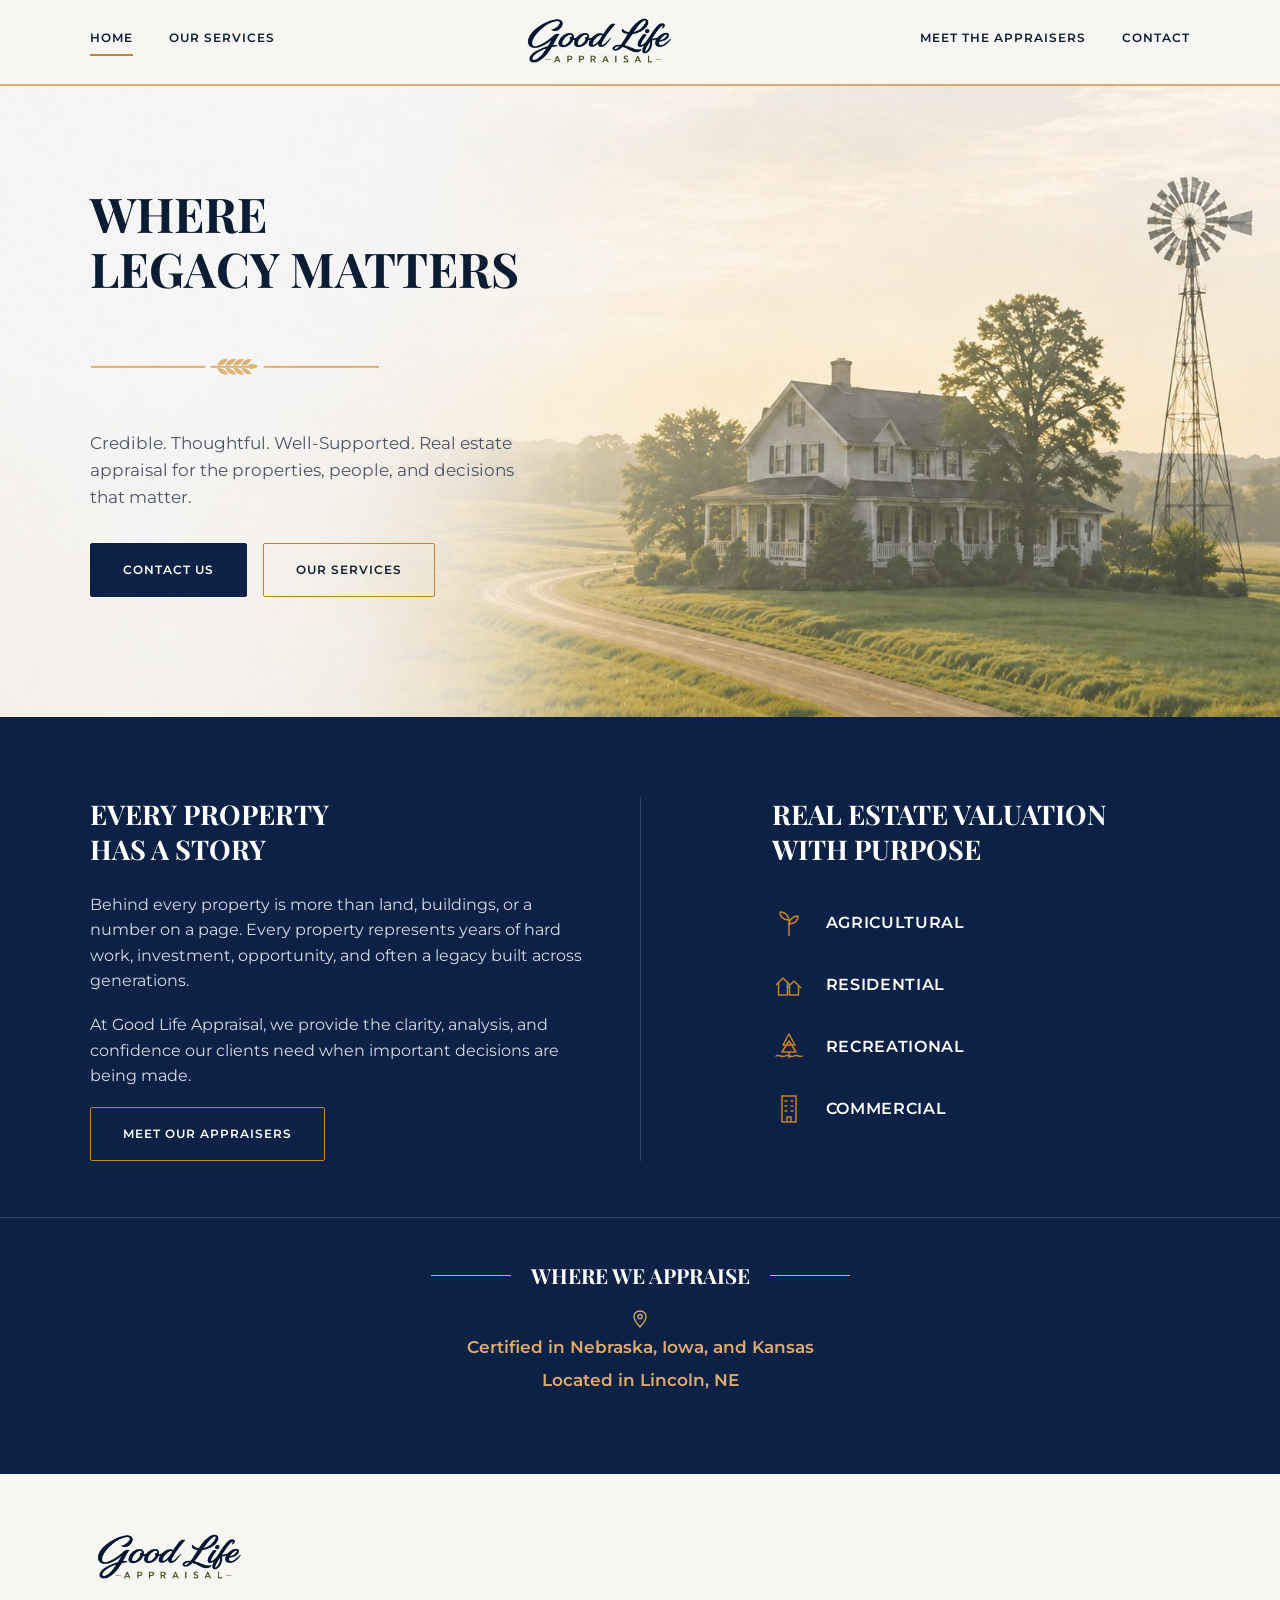
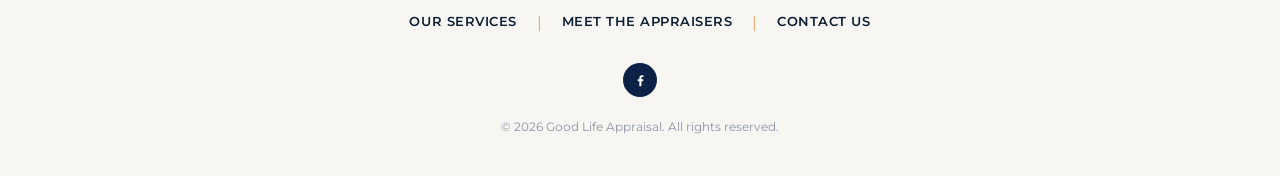
<file: index.html>
<!DOCTYPE html>
<html lang="en">
<head>
<meta charset="UTF-8">
<meta name="viewport" content="width=device-width, initial-scale=1.0">
<title>Good Life Appraisal | Real Estate Appraisal in Eastern Nebraska</title>
<meta name="description" content="Credible, thoughtful, well-supported real estate appraisal for agricultural, residential, recreational, and commercial properties in Eastern Nebraska.">
<link rel="stylesheet" href="styles.css">
</head>
<body>

<header class="site-header">
  <div class="container">
    <nav class="main-nav nav-left">
      <a href="index.html" class="active">Home</a>
      <a href="services.html">Our Services</a>
    </nav>

    <a href="index.html" class="logo">
      <img src="assets/logo-v2.png" alt="Good Life Appraisal" class="logo-img">
    </a>

    <nav class="main-nav nav-right">
      <a href="about.html">Meet the Appraisers</a>
      <a href="contact.html">Contact</a>
    </nav>

    <button class="nav-toggle" aria-label="Toggle navigation">
      <span></span><span></span><span></span>
    </button>
  </div>
</header>

<main>

  <section class="hero" style="--hero-bg: url('assets/hero-farmhouse.jpg');">
    <div class="container">
      <div class="hero-copy">
        <h1>Where<br>Legacy Matters</h1>
        <div class="hero-divider">
          <img src="assets/corn%20stalk.png" alt="" width="2172" height="724">
        </div>
        <p class="lede">Credible. Thoughtful. Well-Supported. Real estate appraisal for the properties, people, and decisions that matter.</p>
        <div class="hero-actions">
          <a href="contact.html" class="btn btn-solid-navy">Contact Us</a>
          <a href="services.html" class="btn btn-outline-gold">Our Services</a>
        </div>
      </div>
    </div>
  </section>

  <section class="story-section">
    <div class="container story-grid">
      <div class="story-col">
        <div class="col-inner">
          <h2>Every Property<br>Has a Story</h2>
          <p>Behind every property is more than land, buildings, or a number on a page. Every property represents years of hard work, investment, opportunity, and often a legacy built across generations.</p>
          <p>At Good Life Appraisal, we provide the clarity, analysis, and confidence our clients need when important decisions are being made.</p>
          <a href="about.html" class="btn btn-outline-gold-on-navy">Meet Our Appraisers</a>
        </div>
      </div>
      <div class="divider-col"></div>
      <div class="story-col">
        <div class="col-inner">
          <h2>Real Estate Valuation<br>with Purpose</h2>
          <div class="valuation-list">
            <div class="valuation-item">
              <svg width="34" height="34" viewBox="0 0 34 34" fill="none" xmlns="http://www.w3.org/2000/svg"><path d="M17 30V14" stroke="#C9822A" stroke-width="1.5"/><path d="M17 14C17 14 8 14 8 6C16 6 17 14 17 14Z" stroke="#C9822A" stroke-width="1.5" stroke-linejoin="round"/><path d="M17 18C17 18 26 18 26 10C18 10 17 18 17 18Z" stroke="#C9822A" stroke-width="1.5" stroke-linejoin="round"/></svg>
              <span>Agricultural</span>
            </div>
            <div class="valuation-item">
              <svg width="34" height="34" viewBox="0 0 34 34" fill="none" xmlns="http://www.w3.org/2000/svg"><path d="M4 17L11 10L18 17" stroke="#C9822A" stroke-width="1.5" stroke-linejoin="round"/><path d="M6.5 15V27H15.5V15" stroke="#C9822A" stroke-width="1.5" stroke-linejoin="round"/><path d="M15 20L22 13L29 20" stroke="#C9822A" stroke-width="1.5" stroke-linejoin="round"/><path d="M17.5 18V27H26.5V18" stroke="#C9822A" stroke-width="1.5" stroke-linejoin="round"/></svg>
              <span>Residential</span>
            </div>
            <div class="valuation-item">
              <svg width="34" height="34" viewBox="0 0 34 34" fill="none" xmlns="http://www.w3.org/2000/svg"><path d="M17 4L23 15H11L17 4Z" stroke="#C9822A" stroke-width="1.5" stroke-linejoin="round"/><path d="M17 11L24 22H10L17 11Z" stroke="#C9822A" stroke-width="1.5" stroke-linejoin="round"/><path d="M17 22V28" stroke="#C9822A" stroke-width="1.5"/><path d="M4 26C7 24 10 28 13 26C16 24 19 28 22 26C25 24 28 28 30 26" stroke="#C9822A" stroke-width="1.5" stroke-linecap="round"/></svg>
              <span>Recreational</span>
            </div>
            <div class="valuation-item">
              <svg width="34" height="34" viewBox="0 0 34 34" fill="none" xmlns="http://www.w3.org/2000/svg"><rect x="10" y="4" width="14" height="26" stroke="#C9822A" stroke-width="1.5"/><path d="M13 9H15M19 9H21M13 14H15M19 14H21M13 19H15M19 19H21" stroke="#C9822A" stroke-width="1.5" stroke-linecap="round"/><path d="M15 30V25H19V30" stroke="#C9822A" stroke-width="1.5"/></svg>
              <span>Commercial</span>
            </div>
          </div>
        </div>
      </div>
    </div>

    <div class="where-band">
      <h3>Where We Appraise</h3>
      <div class="where-location">
        <svg width="14" height="18" viewBox="0 0 14 18" fill="none" xmlns="http://www.w3.org/2000/svg"><path d="M7 17C7 17 13 10.6 13 6.5C13 3.2 10.3 1 7 1C3.7 1 1 3.2 1 6.5C1 10.6 7 17 7 17Z" stroke="#E0AB6C" stroke-width="1.3"/><circle cx="7" cy="6.5" r="2.2" stroke="#E0AB6C" stroke-width="1.3"/></svg>
        <span>Certified in Nebraska, Iowa, and Kansas</span>
        <span>Located in Lincoln, NE</span>
      </div>
    </div>
  </section>

</main>

<footer class="site-footer">
  <div class="container">
    <a href="index.html" class="logo footer-logo">
      <img src="assets/logo-v2.png" alt="Good Life Appraisal" class="logo-img">
    </a>
    <div class="footer-links">
      <a href="services.html">Our Services</a>
      <span class="sep">|</span>
      <a href="about.html">Meet the Appraisers</a>
      <span class="sep">|</span>
      <a href="contact.html">Contact Us</a>
    </div>
    <div class="footer-social">
      <a href="#" aria-label="Facebook">
        <svg width="15" height="15" viewBox="0 0 24 24" fill="#fff" xmlns="http://www.w3.org/2000/svg"><path d="M13.5 21V13h2.7l.4-3.1h-3.1V8c0-.9.25-1.5 1.55-1.5H16.7V3.7C16.4 3.66 15.4 3.57 14.24 3.57c-2.4 0-4.05 1.47-4.05 4.16V9.9H7.5V13h2.69v8h3.31Z"/></svg>
      </a>
    </div>
    <p class="footer-copy">&copy; 2026 Good Life Appraisal. All rights reserved.</p>
  </div>
</footer>

<script src="script.js"></script>
</body>
</html>
</file>
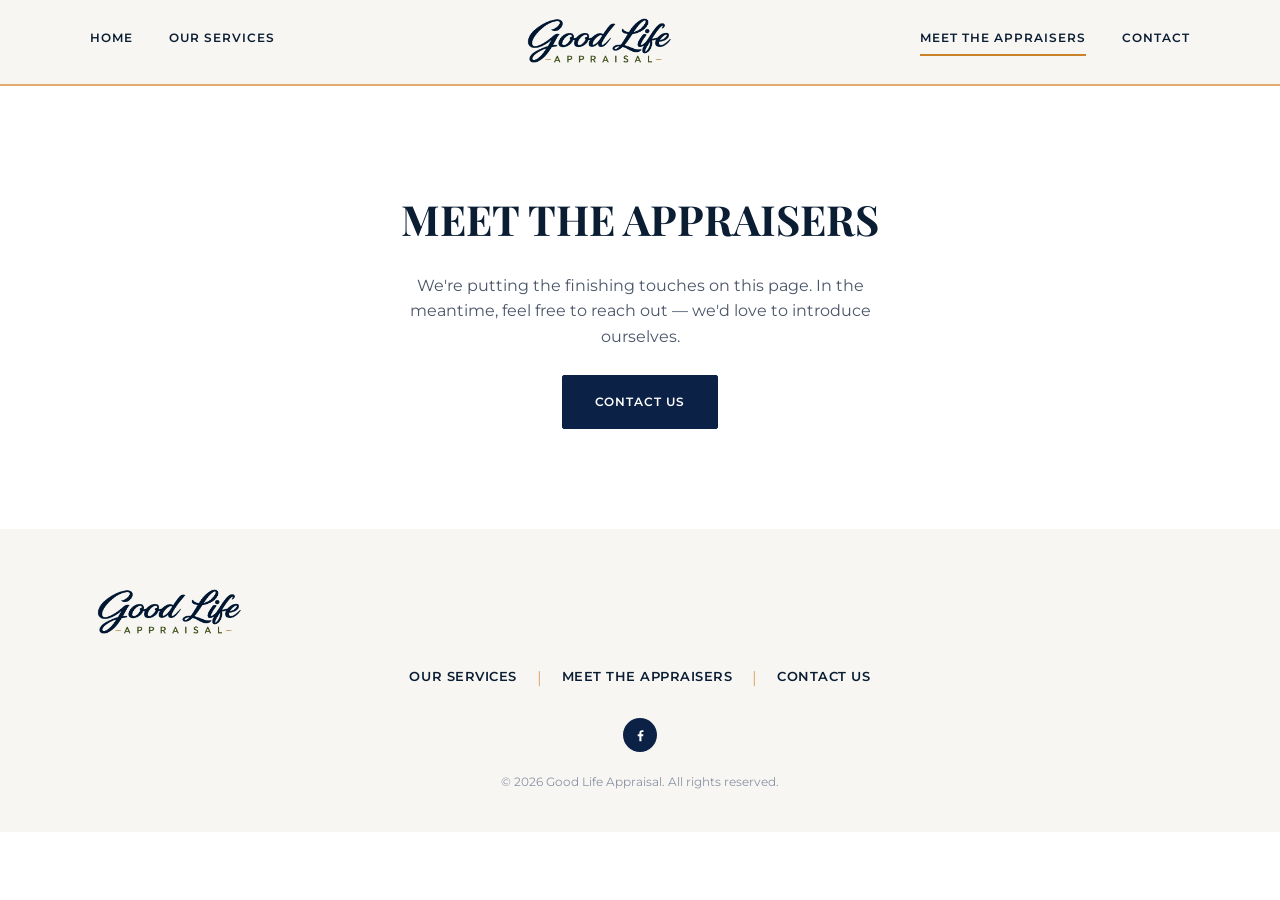
<file: about.html>
<!DOCTYPE html>
<html lang="en">
<head>
<meta charset="UTF-8">
<meta name="viewport" content="width=device-width, initial-scale=1.0">
<title>Meet the Appraisers | Good Life Appraisal</title>
<meta name="description" content="Meet the certified appraisers behind Good Life Appraisal.">
<link rel="stylesheet" href="styles.css">
</head>
<body>

<header class="site-header">
  <div class="container">
    <nav class="main-nav nav-left">
      <a href="index.html">Home</a>
      <a href="services.html">Our Services</a>
    </nav>

    <a href="index.html" class="logo">
      <img src="assets/logo-v2.png" alt="Good Life Appraisal" class="logo-img">
    </a>

    <nav class="main-nav nav-right">
      <a href="about.html" class="active">Meet the Appraisers</a>
      <a href="contact.html">Contact</a>
    </nav>

    <button class="nav-toggle" aria-label="Toggle navigation">
      <span></span><span></span><span></span>
    </button>
  </div>
</header>

<main>
  <section class="placeholder-section">
    <div class="container">
      <h1>Meet the Appraisers</h1>
      <p>We're putting the finishing touches on this page. In the meantime, feel free to reach out &mdash; we'd love to introduce ourselves.</p>
      <br>
      <a href="contact.html" class="btn btn-solid-navy">Contact Us</a>
    </div>
  </section>
</main>

<footer class="site-footer">
  <div class="container">
    <a href="index.html" class="logo footer-logo">
      <img src="assets/logo-v2.png" alt="Good Life Appraisal" class="logo-img">
    </a>
    <div class="footer-links">
      <a href="services.html">Our Services</a>
      <span class="sep">|</span>
      <a href="about.html">Meet the Appraisers</a>
      <span class="sep">|</span>
      <a href="contact.html">Contact Us</a>
    </div>
    <div class="footer-social">
      <a href="#" aria-label="Facebook">
        <svg width="15" height="15" viewBox="0 0 24 24" fill="#fff" xmlns="http://www.w3.org/2000/svg"><path d="M13.5 21V13h2.7l.4-3.1h-3.1V8c0-.9.25-1.5 1.55-1.5H16.7V3.7C16.4 3.66 15.4 3.57 14.24 3.57c-2.4 0-4.05 1.47-4.05 4.16V9.9H7.5V13h2.69v8h3.31Z"/></svg>
      </a>
    </div>
    <p class="footer-copy">&copy; 2026 Good Life Appraisal. All rights reserved.</p>
  </div>
</footer>

<script src="script.js"></script>
</body>
</html>
</file>
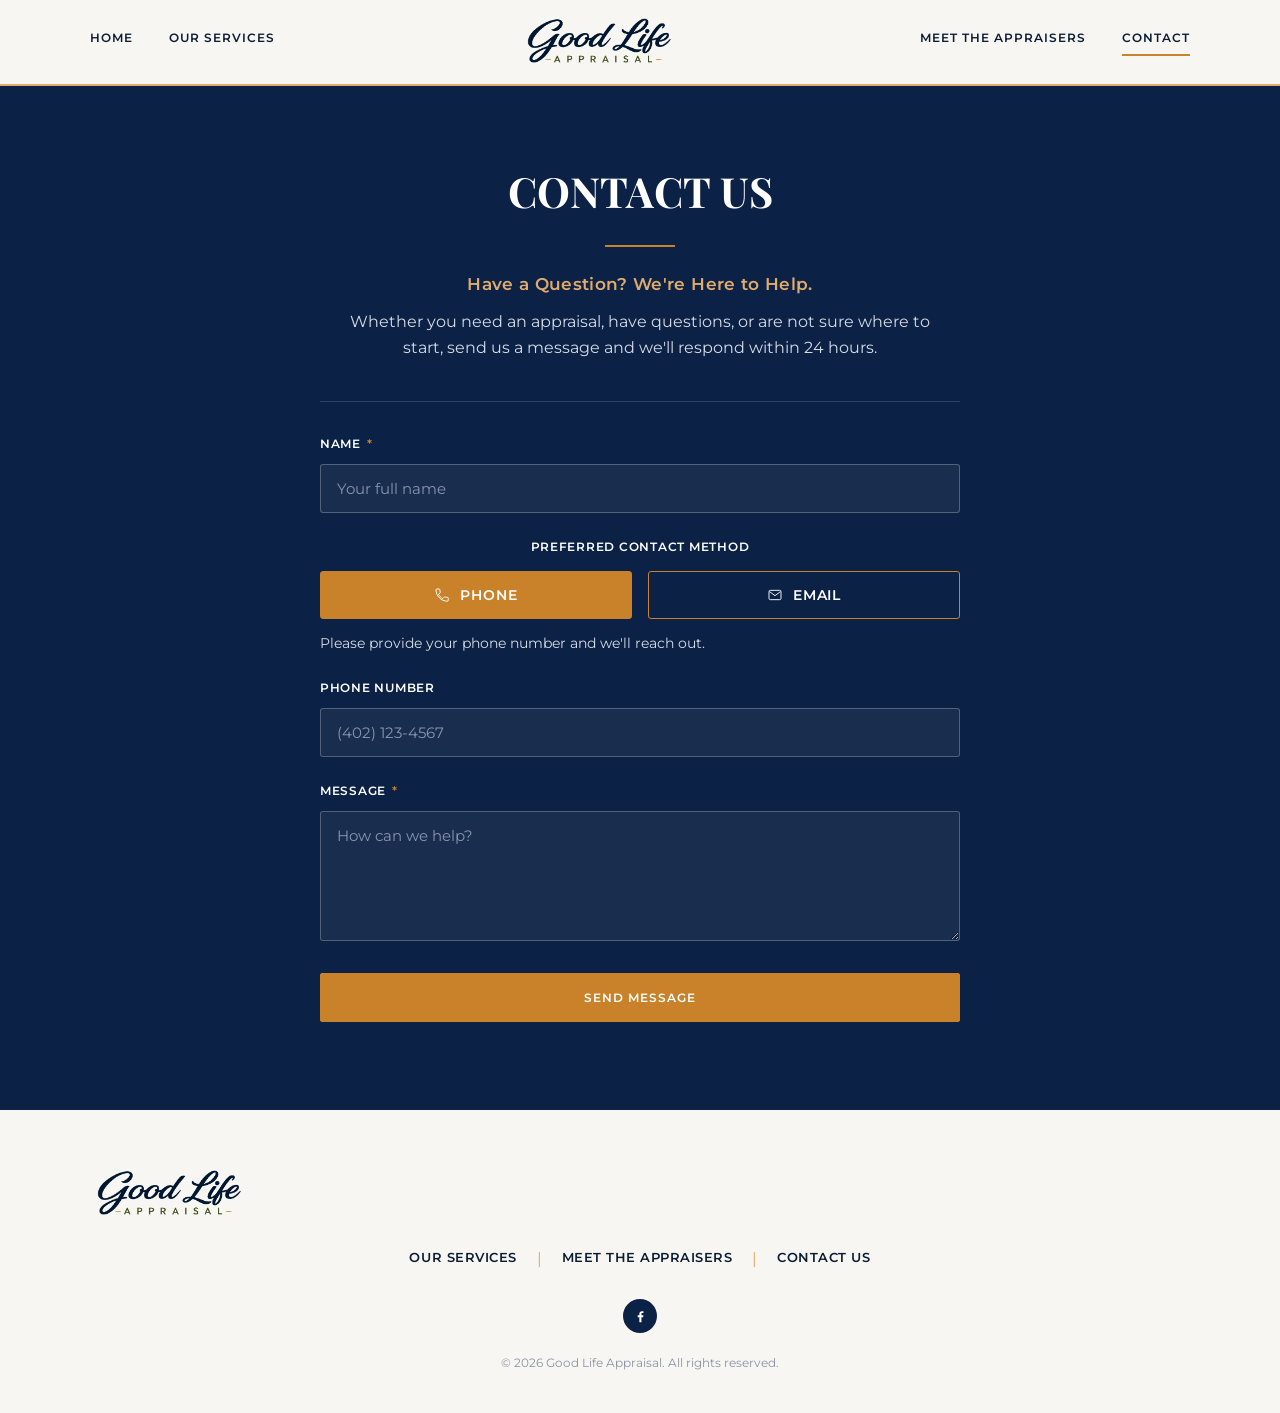
<file: contact.html>
<!DOCTYPE html>
<html lang="en">
<head>
<meta charset="UTF-8">
<meta name="viewport" content="width=device-width, initial-scale=1.0">
<title>Contact Us | Good Life Appraisal</title>
<meta name="description" content="Have a question or need an appraisal? Send Good Life Appraisal a message and we'll respond within 24 hours.">
<link rel="stylesheet" href="styles.css">
</head>
<body>

<header class="site-header">
  <div class="container">
    <nav class="main-nav nav-left">
      <a href="index.html">Home</a>
      <a href="services.html">Our Services</a>
    </nav>

    <a href="index.html" class="logo">
      <img src="assets/logo-v2.png" alt="Good Life Appraisal" class="logo-img">
    </a>

    <nav class="main-nav nav-right">
      <a href="about.html">Meet the Appraisers</a>
      <a href="contact.html" class="active">Contact</a>
    </nav>

    <button class="nav-toggle" aria-label="Toggle navigation">
      <span></span><span></span><span></span>
    </button>
  </div>
</header>

<main>
  <section class="contact-section">
    <div class="container">
      <div class="contact-header">
        <h1>Contact Us</h1>
        <div class="underline"></div>
        <p class="tagline">Have a Question? We're Here to Help.</p>
        <p class="desc">Whether you need an appraisal, have questions, or are not sure where to start, send us a message and we'll respond within 24 hours.</p>
      </div>

      <form class="contact-form" id="contact-form">
        <div class="form-group">
          <label for="name">Name <span class="req">*</span></label>
          <input type="text" id="name" name="name" placeholder="Your full name" required>
        </div>

        <div class="form-group">
          <div class="contact-method-label">Preferred Contact Method</div>
          <div class="contact-method-toggle">
            <button type="button" class="method-btn active" data-method="phone">
              <svg width="16" height="16" viewBox="0 0 24 24" fill="none" xmlns="http://www.w3.org/2000/svg"><path d="M6.6 10.8C8 13.6 10.4 16 13.2 17.4L15.4 15.2C15.7 14.9 16.1 14.8 16.5 14.9C17.7 15.3 19 15.5 20.3 15.5C20.9 15.5 21.3 15.9 21.3 16.5V20.3C21.3 20.9 20.9 21.3 20.3 21.3C10.7 21.3 3 13.6 3 4C3 3.4 3.4 3 4 3H7.8C8.4 3 8.8 3.4 8.8 4C8.8 5.3 9 6.6 9.4 7.8C9.5 8.2 9.4 8.6 9.1 8.9L6.6 10.8Z" stroke="#fff" stroke-width="1.4" stroke-linejoin="round"/></svg>
              Phone
            </button>
            <button type="button" class="method-btn" data-method="email">
              <svg width="16" height="16" viewBox="0 0 24 24" fill="none" xmlns="http://www.w3.org/2000/svg"><rect x="3" y="5" width="18" height="14" rx="2" stroke="#fff" stroke-width="1.4"/><path d="M4 7L12 13L20 7" stroke="#fff" stroke-width="1.4" stroke-linejoin="round"/></svg>
              Email
            </button>
          </div>
          <p class="contact-method-hint" id="contact-method-hint">Please provide your phone number and we'll reach out.</p>
        </div>

        <div class="form-group" id="phone-field-group">
          <label for="phone">Phone Number</label>
          <input type="tel" id="phone" name="phone" placeholder="(402) 123-4567">
        </div>

        <div class="form-group" id="email-field-group" style="display:none;">
          <label for="email">Email</label>
          <input type="email" id="email" name="email" placeholder="you@email.com">
        </div>

        <div class="form-group">
          <label for="message">Message <span class="req">*</span></label>
          <textarea id="message" name="message" placeholder="How can we help?" required></textarea>
        </div>

        <button type="submit" class="btn btn-solid-gold btn-block">Send Message</button>
        <p class="form-status" id="form-status"></p>
      </form>
    </div>
  </section>
</main>

<footer class="site-footer">
  <div class="container">
    <a href="index.html" class="logo footer-logo">
      <img src="assets/logo-v2.png" alt="Good Life Appraisal" class="logo-img">
    </a>
    <div class="footer-links">
      <a href="services.html">Our Services</a>
      <span class="sep">|</span>
      <a href="about.html">Meet the Appraisers</a>
      <span class="sep">|</span>
      <a href="contact.html">Contact Us</a>
    </div>
    <div class="footer-social">
      <a href="#" aria-label="Facebook">
        <svg width="15" height="15" viewBox="0 0 24 24" fill="#fff" xmlns="http://www.w3.org/2000/svg"><path d="M13.5 21V13h2.7l.4-3.1h-3.1V8c0-.9.25-1.5 1.55-1.5H16.7V3.7C16.4 3.66 15.4 3.57 14.24 3.57c-2.4 0-4.05 1.47-4.05 4.16V9.9H7.5V13h2.69v8h3.31Z"/></svg>
      </a>
    </div>
    <p class="footer-copy">&copy; 2026 Good Life Appraisal. All rights reserved.</p>
  </div>
</footer>

<script src="script.js"></script>
</body>
</html>
</file>
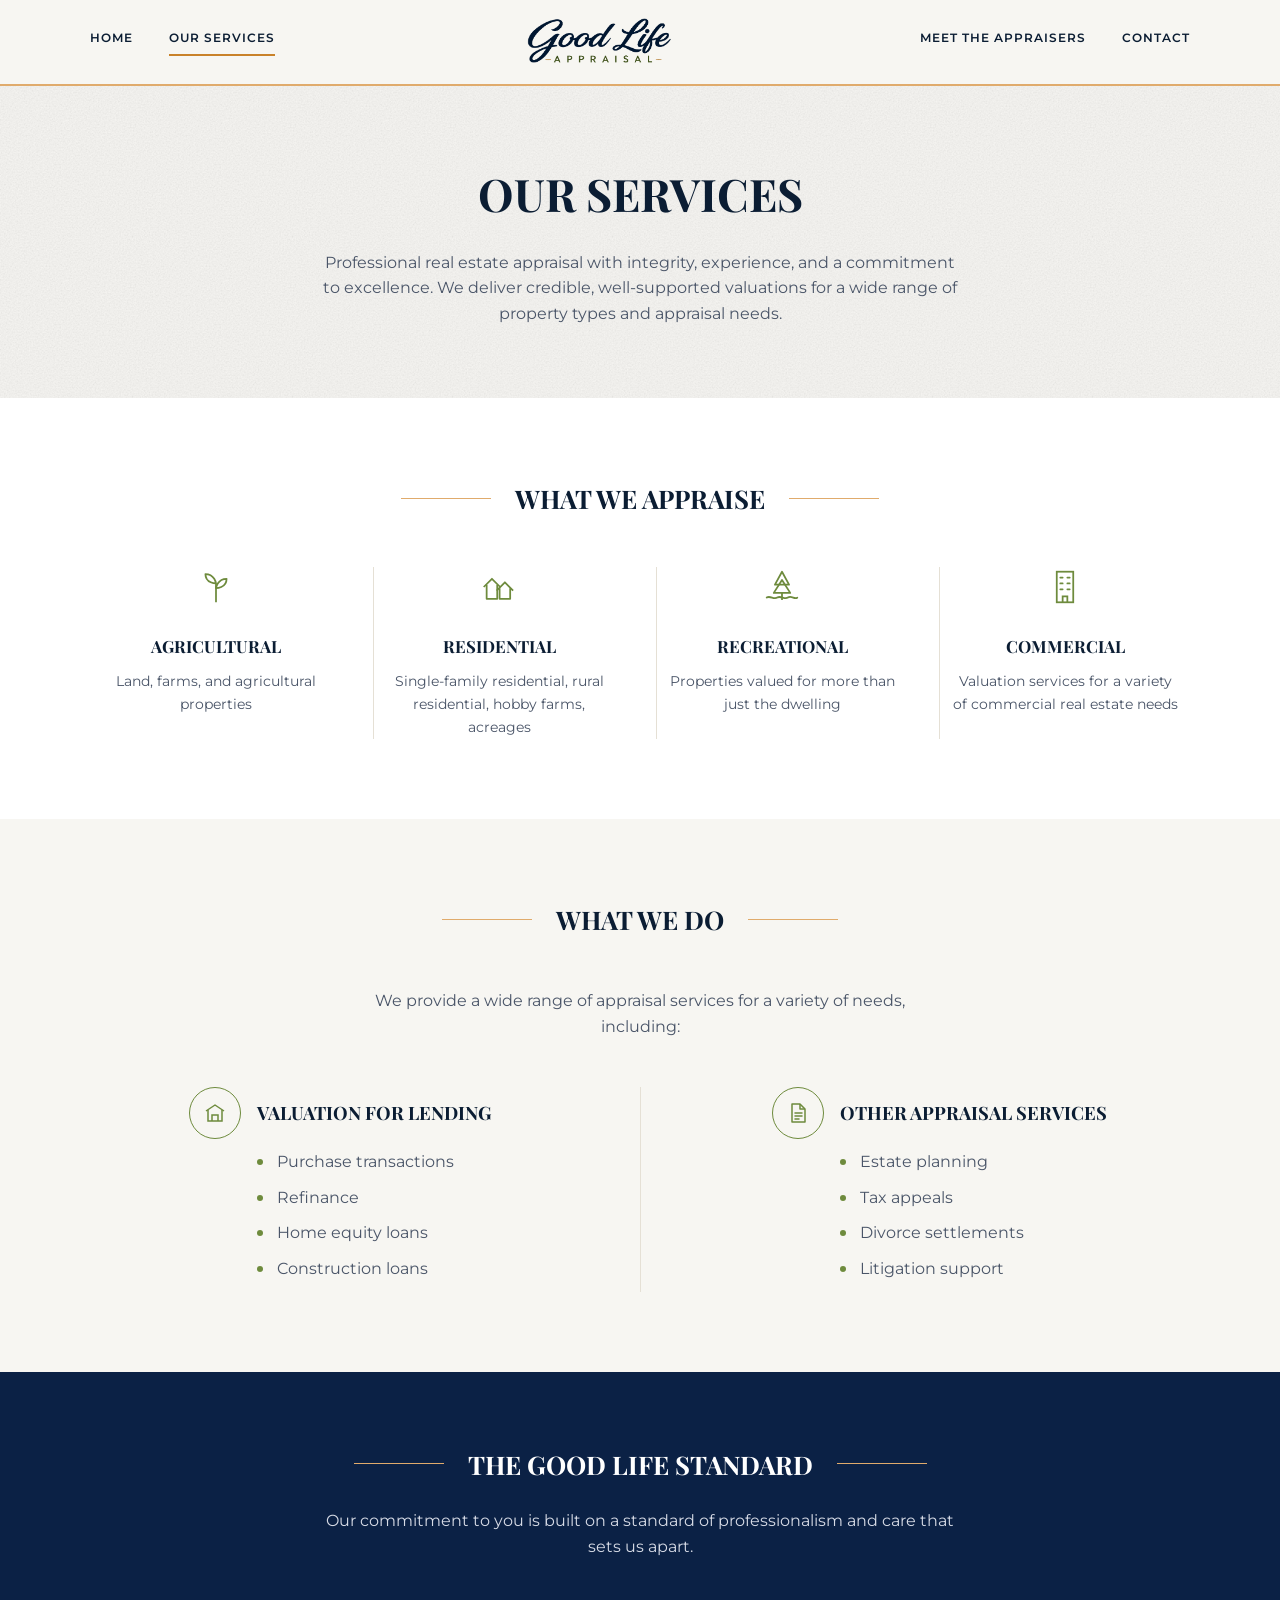
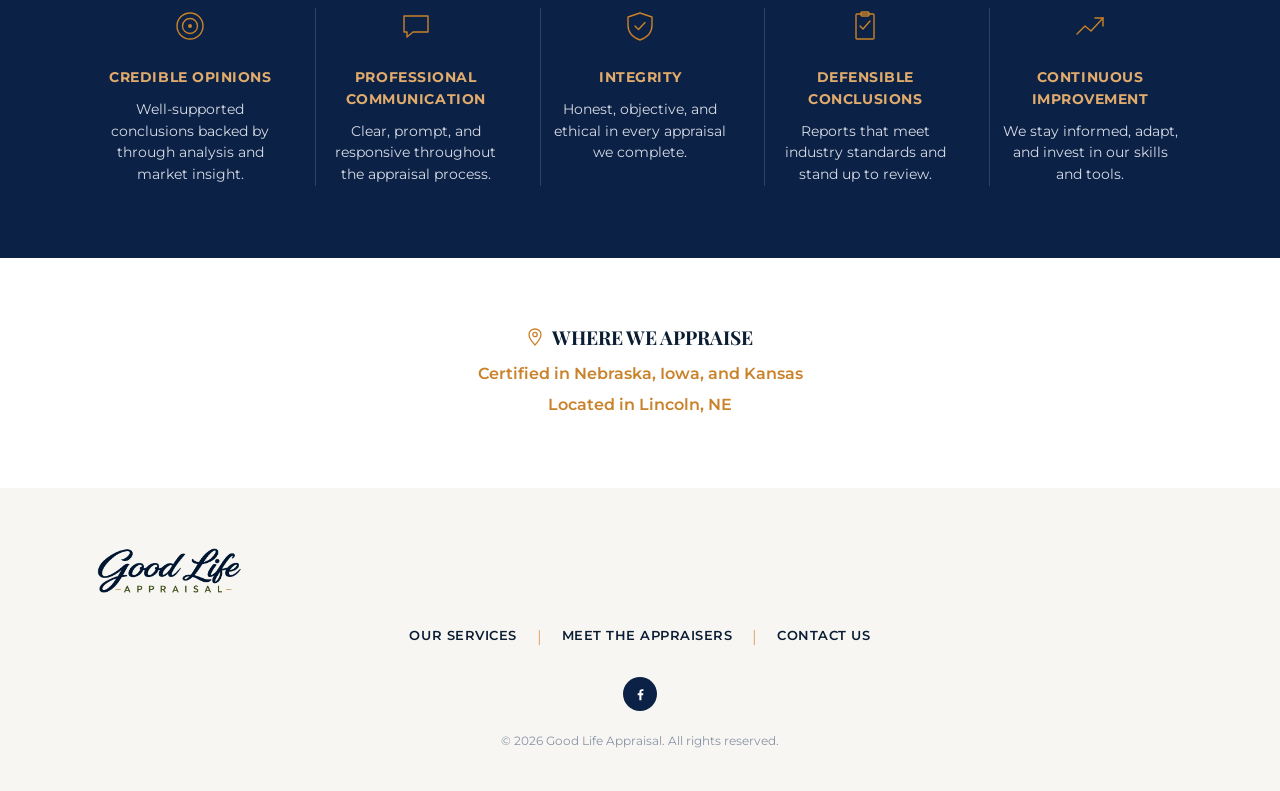
<file: services.html>
<!DOCTYPE html>
<html lang="en">
<head>
<meta charset="UTF-8">
<meta name="viewport" content="width=device-width, initial-scale=1.0">
<title>Our Services | Good Life Appraisal</title>
<meta name="description" content="Professional real estate appraisal for agricultural, residential, recreational, and commercial properties, plus lending, estate, tax, and litigation support.">
<link rel="stylesheet" href="styles.css">
</head>
<body>

<header class="site-header">
  <div class="container">
    <nav class="main-nav nav-left">
      <a href="index.html">Home</a>
      <a href="services.html" class="active">Our Services</a>
    </nav>

    <a href="index.html" class="logo">
      <img src="assets/logo-v2.png" alt="Good Life Appraisal" class="logo-img">
    </a>

    <nav class="main-nav nav-right">
      <a href="about.html">Meet the Appraisers</a>
      <a href="contact.html">Contact</a>
    </nav>

    <button class="nav-toggle" aria-label="Toggle navigation">
      <span></span><span></span><span></span>
    </button>
  </div>
</header>

<main>

  <section class="page-hero">
    <div class="container">
      <h1>Our Services</h1>
      <p>Professional real estate appraisal with integrity, experience, and a commitment to excellence. We deliver credible, well-supported valuations for a wide range of property types and appraisal needs.</p>
    </div>
  </section>

  <section class="appraise-section">
    <div class="container">
      <div class="section-title">
        <span class="line"></span>
        <h2>What We Appraise</h2>
        <span class="line"></span>
      </div>
      <div class="appraise-grid">
        <div class="appraise-card">
          <svg width="40" height="40" viewBox="0 0 34 34" fill="none" xmlns="http://www.w3.org/2000/svg"><path d="M17 30V14" stroke="#6E8B3D" stroke-width="1.5"/><path d="M17 14C17 14 8 14 8 6C16 6 17 14 17 14Z" stroke="#6E8B3D" stroke-width="1.5" stroke-linejoin="round"/><path d="M17 18C17 18 26 18 26 10C18 10 17 18 17 18Z" stroke="#6E8B3D" stroke-width="1.5" stroke-linejoin="round"/></svg>
          <h3>Agricultural</h3>
          <p>Land, farms, and agricultural properties</p>
        </div>
        <div class="appraise-card">
          <svg width="40" height="40" viewBox="0 0 34 34" fill="none" xmlns="http://www.w3.org/2000/svg"><path d="M4 17L11 10L18 17" stroke="#6E8B3D" stroke-width="1.5" stroke-linejoin="round"/><path d="M6.5 15V27H15.5V15" stroke="#6E8B3D" stroke-width="1.5" stroke-linejoin="round"/><path d="M15 20L22 13L29 20" stroke="#6E8B3D" stroke-width="1.5" stroke-linejoin="round"/><path d="M17.5 18V27H26.5V18" stroke="#6E8B3D" stroke-width="1.5" stroke-linejoin="round"/></svg>
          <h3>Residential</h3>
          <p>Single-family residential, rural residential, hobby farms, acreages</p>
        </div>
        <div class="appraise-card">
          <svg width="40" height="40" viewBox="0 0 34 34" fill="none" xmlns="http://www.w3.org/2000/svg"><path d="M17 4L23 15H11L17 4Z" stroke="#6E8B3D" stroke-width="1.5" stroke-linejoin="round"/><path d="M17 11L24 22H10L17 11Z" stroke="#6E8B3D" stroke-width="1.5" stroke-linejoin="round"/><path d="M17 22V28" stroke="#6E8B3D" stroke-width="1.5"/><path d="M4 26C7 24 10 28 13 26C16 24 19 28 22 26C25 24 28 28 30 26" stroke="#6E8B3D" stroke-width="1.5" stroke-linecap="round"/></svg>
          <h3>Recreational</h3>
          <p>Properties valued for more than just the dwelling</p>
        </div>
        <div class="appraise-card">
          <svg width="40" height="40" viewBox="0 0 34 34" fill="none" xmlns="http://www.w3.org/2000/svg"><rect x="10" y="4" width="14" height="26" stroke="#6E8B3D" stroke-width="1.5"/><path d="M13 9H15M19 9H21M13 14H15M19 14H21M13 19H15M19 19H21" stroke="#6E8B3D" stroke-width="1.5" stroke-linecap="round"/><path d="M15 30V25H19V30" stroke="#6E8B3D" stroke-width="1.5"/></svg>
          <h3>Commercial</h3>
          <p>Valuation services for a variety of commercial real estate needs</p>
        </div>
      </div>
    </div>
  </section>

  <section class="what-we-do">
    <div class="container">
      <div class="section-title">
        <span class="line"></span>
        <h2>What We Do</h2>
        <span class="line"></span>
      </div>
      <p class="intro">We provide a wide range of appraisal services for a variety of needs, including:</p>
      <div class="wwd-grid">
        <div class="wwd-col">
          <div class="col-inner">
            <h3>
              <span class="icon-circle">
                <svg width="24" height="24" viewBox="0 0 24 24" fill="none" xmlns="http://www.w3.org/2000/svg"><path d="M3 10L12 4L21 10" stroke="#6E8B3D" stroke-width="1.5" stroke-linejoin="round"/><path d="M5 9V20H19V9" stroke="#6E8B3D" stroke-width="1.5"/><path d="M9 20V14H15V20" stroke="#6E8B3D" stroke-width="1.5"/></svg>
              </span>
              Valuation for Lending
            </h3>
            <ul>
              <li>Purchase transactions</li>
              <li>Refinance</li>
              <li>Home equity loans</li>
              <li>Construction loans</li>
            </ul>
          </div>
        </div>
        <div class="divider-col"></div>
        <div class="wwd-col">
          <div class="col-inner">
            <h3>
              <span class="icon-circle">
                <svg width="24" height="24" viewBox="0 0 24 24" fill="none" xmlns="http://www.w3.org/2000/svg"><path d="M6 3H14L19 8V21H6V3Z" stroke="#6E8B3D" stroke-width="1.5" stroke-linejoin="round"/><path d="M14 3V8H19" stroke="#6E8B3D" stroke-width="1.5" stroke-linejoin="round"/><path d="M9 12H16M9 15H16M9 18H13" stroke="#6E8B3D" stroke-width="1.5" stroke-linecap="round"/></svg>
              </span>
              Other Appraisal Services
            </h3>
            <ul>
              <li>Estate planning</li>
              <li>Tax appeals</li>
              <li>Divorce settlements</li>
              <li>Litigation support</li>
            </ul>
          </div>
        </div>
      </div>
    </div>
  </section>

  <section class="standard-section">
    <div class="container">
      <div class="section-title on-navy">
        <span class="line"></span>
        <h2>The Good Life Standard</h2>
        <span class="line"></span>
      </div>
      <p class="section-sub">Our commitment to you is built on a standard of professionalism and care that sets us apart.</p>
      <div class="standard-grid">
        <div class="standard-card">
          <svg width="36" height="36" viewBox="0 0 36 36" fill="none" xmlns="http://www.w3.org/2000/svg"><circle cx="18" cy="18" r="13" stroke="#C9822A" stroke-width="1.4"/><circle cx="18" cy="18" r="7.5" stroke="#C9822A" stroke-width="1.4"/><circle cx="18" cy="18" r="2" fill="#C9822A"/></svg>
          <h4>Credible Opinions</h4>
          <p>Well-supported conclusions backed by through analysis and market insight.</p>
        </div>
        <div class="standard-card">
          <svg width="36" height="36" viewBox="0 0 36 36" fill="none" xmlns="http://www.w3.org/2000/svg"><path d="M6 8H30V24H15L9 29V24H6V8Z" stroke="#C9822A" stroke-width="1.4" stroke-linejoin="round"/></svg>
          <h4>Professional Communication</h4>
          <p>Clear, prompt, and responsive throughout the appraisal process.</p>
        </div>
        <div class="standard-card">
          <svg width="36" height="36" viewBox="0 0 36 36" fill="none" xmlns="http://www.w3.org/2000/svg"><path d="M18 5L30 9V17C30 24.5 25 29.5 18 32C11 29.5 6 24.5 6 17V9L18 5Z" stroke="#C9822A" stroke-width="1.4" stroke-linejoin="round"/><path d="M13 18L16.5 21.5L23 14.5" stroke="#C9822A" stroke-width="1.4" stroke-linecap="round" stroke-linejoin="round"/></svg>
          <h4>Integrity</h4>
          <p>Honest, objective, and ethical in every appraisal we complete.</p>
        </div>
        <div class="standard-card">
          <svg width="36" height="36" viewBox="0 0 36 36" fill="none" xmlns="http://www.w3.org/2000/svg"><rect x="9" y="6" width="18" height="25" rx="1" stroke="#C9822A" stroke-width="1.4"/><rect x="14" y="4" width="8" height="4" rx="1" stroke="#C9822A" stroke-width="1.4"/><path d="M13 18L16 21L23 13" stroke="#C9822A" stroke-width="1.4" stroke-linecap="round" stroke-linejoin="round"/></svg>
          <h4>Defensible Conclusions</h4>
          <p>Reports that meet industry standards and stand up to review.</p>
        </div>
        <div class="standard-card">
          <svg width="36" height="36" viewBox="0 0 36 36" fill="none" xmlns="http://www.w3.org/2000/svg"><path d="M5 26L13 18L19 23L31 10" stroke="#C9822A" stroke-width="1.4" stroke-linecap="round" stroke-linejoin="round"/><path d="M23 10H31V18" stroke="#C9822A" stroke-width="1.4" stroke-linecap="round" stroke-linejoin="round"/></svg>
          <h4>Continuous Improvement</h4>
          <p>We stay informed, adapt, and invest in our skills and tools.</p>
        </div>
      </div>
    </div>
  </section>

  <section class="map-section">
    <div class="container">
      <div class="map-copy">
        <h3>
          <svg width="14" height="18" viewBox="0 0 14 18" fill="none" xmlns="http://www.w3.org/2000/svg"><path d="M7 17C7 17 13 10.6 13 6.5C13 3.2 10.3 1 7 1C3.7 1 1 3.2 1 6.5C1 10.6 7 17 7 17Z" stroke="#C9822A" stroke-width="1.3"/><circle cx="7" cy="6.5" r="2.2" stroke="#C9822A" stroke-width="1.3"/></svg>
          Where We Appraise
        </h3>
        <p class="loc">Certified in Nebraska, Iowa, and Kansas</p>
        <p class="loc">Located in Lincoln, NE</p>
      </div>
    </div>
  </section>

</main>

<footer class="site-footer">
  <div class="container">
    <a href="index.html" class="logo footer-logo">
      <img src="assets/logo-v2.png" alt="Good Life Appraisal" class="logo-img">
    </a>
    <div class="footer-links">
      <a href="services.html">Our Services</a>
      <span class="sep">|</span>
      <a href="about.html">Meet the Appraisers</a>
      <span class="sep">|</span>
      <a href="contact.html">Contact Us</a>
    </div>
    <div class="footer-social">
      <a href="#" aria-label="Facebook">
        <svg width="15" height="15" viewBox="0 0 24 24" fill="#fff" xmlns="http://www.w3.org/2000/svg"><path d="M13.5 21V13h2.7l.4-3.1h-3.1V8c0-.9.25-1.5 1.55-1.5H16.7V3.7C16.4 3.66 15.4 3.57 14.24 3.57c-2.4 0-4.05 1.47-4.05 4.16V9.9H7.5V13h2.69v8h3.31Z"/></svg>
      </a>
    </div>
    <p class="footer-copy">&copy; 2026 Good Life Appraisal. All rights reserved.</p>
  </div>
</footer>

<script src="script.js"></script>
</body>
</html>
</file>
<file: styles.css>
@import url('https://fonts.googleapis.com/css2?family=Playfair+Display:ital,wght@0,600;0,700;1,600&family=Montserrat:wght@400;500;600;700&display=swap');

:root {
  --navy: #0b2145;
  --navy-deep: #071730;
  --gold: #c9822a;
  --gold-light: #e0ab6c;
  --cream: #F7F6F2;
  --text-navy: #0b1d33;
  --text-body: #4a5568;
  --text-on-navy: #d7dbe6;
  --text-muted-on-navy: #aab3c8;
  --border-light: #e5e0d5;

  --font-serif: 'Playfair Display', Georgia, serif;
  --font-sans: 'Montserrat', -apple-system, BlinkMacSystemFont, sans-serif;
}

* { box-sizing: border-box; }

html { scroll-behavior: smooth; }

body {
  margin: 0;
  font-family: var(--font-sans);
  color: var(--text-body);
  background: #ffffff;
  line-height: 1.6;
}

img { max-width: 100%; display: block; }

a { text-decoration: none; color: inherit; }

ul { margin: 0; padding: 0; list-style: none; }

.container {
  max-width: 1180px;
  margin: 0 auto;
  padding: 0 40px;
}

/* Logo */
.logo {
  display: flex;
  align-items: center;
  line-height: 1;
}

.logo-img {
  height: 56px;
  width: auto;
  display: block;
}

/* Header */
.site-header {
  position: sticky;
  top: 0;
  z-index: 100;
  background: var(--cream);
  border-bottom: 2px solid var(--gold-light);
}

.site-header .container {
  display: flex;
  align-items: center;
  justify-content: space-between;
  padding-top: 14px;
  padding-bottom: 14px;
}

.main-nav {
  display: flex;
  gap: 36px;
}

.main-nav.nav-right { justify-content: flex-end; }

.main-nav a {
  font-size: 0.78rem;
  font-weight: 600;
  letter-spacing: 0.08em;
  text-transform: uppercase;
  color: var(--text-navy);
  padding-bottom: 6px;
  border-bottom: 2px solid transparent;
  white-space: nowrap;
}

.main-nav a:hover { color: var(--gold); }

.main-nav a.active {
  border-bottom-color: var(--gold);
}

.nav-toggle {
  display: none;
  background: none;
  border: none;
  cursor: pointer;
  padding: 8px;
}

.nav-toggle span {
  display: block;
  width: 26px;
  height: 2px;
  background: var(--navy);
  margin: 5px 0;
}

/* Buttons */
.btn {
  display: inline-block;
  font-family: var(--font-sans);
  font-size: 0.78rem;
  font-weight: 600;
  letter-spacing: 0.08em;
  text-transform: uppercase;
  padding: 16px 32px;
  border-radius: 2px;
  cursor: pointer;
  border: 1px solid transparent;
  transition: all 0.2s ease;
  text-align: center;
}

.btn-solid-navy {
  background: var(--navy);
  color: #fff;
  border-color: var(--navy);
}
.btn-solid-navy:hover { background: var(--navy-deep); }

.btn-outline-gold {
  background: transparent;
  border-color: var(--gold);
  color: var(--text-navy);
}
.btn-outline-gold:hover { background: var(--gold); color: #fff; }

.btn-solid-gold {
  background: var(--gold);
  color: #fff;
  border-color: var(--gold);
}
.btn-solid-gold:hover { background: #b6721f; }

.btn-outline-white {
  background: transparent;
  border-color: rgba(255,255,255,0.5);
  color: #fff;
}
.btn-outline-white:hover { background: rgba(255,255,255,0.1); }

.btn-outline-gold-on-navy {
  background: transparent;
  border-color: var(--gold);
  color: #fff;
}
.btn-outline-gold-on-navy:hover { background: var(--gold); }

.btn-block { display: block; width: 100%; }

/* Section eyebrow / divider heading */
.eyebrow-divider {
  display: flex;
  align-items: center;
  justify-content: center;
  gap: 20px;
  margin-bottom: 18px;
}
.eyebrow-divider .line {
  height: 1px;
  width: 60px;
  background: var(--gold-light);
}

h1, h2, h3 {
  font-family: var(--font-serif);
  color: var(--text-navy);
  margin: 0;
  font-weight: 700;
}

/* ---------- HERO (home) ---------- */
.hero {
  background-color: #fff;
  background-image: var(--hero-bg);
  background-size: cover;
  background-position: center right;
  background-repeat: no-repeat;
  padding: 100px 0 120px;
}

.hero .container {
  display: block;
}

.hero-copy {
  max-width: 520px;
}

.hero h1 {
  font-size: 3rem;
  line-height: 1.15;
  text-transform: uppercase;
}

.hero-divider {
  margin: 22px 0;
}
/* The artwork carries its own rules and centre motif, so no flex lines here.
   It ships with transparent padding (38px sides, 112 top / 185 bottom of a
   2172x724 canvas); the negative bottom margin absorbs the uneven bottom gap. */
.hero-divider img {
  display: block;
  width: 300px;
  max-width: 100%;
  height: auto;
  margin-left: -5px;
  margin-bottom: -10px;
}

.hero p.lede {
  font-size: 1.05rem;
  color: var(--text-body);
  max-width: 440px;
  margin-bottom: 32px;
}

.hero-actions { display: flex; gap: 16px; flex-wrap: wrap; }

/* ---------- Story / valuation navy section ---------- */
.story-section {
  background: var(--navy);
  color: var(--text-on-navy);
  padding: 80px 0;
}

.story-grid {
  display: grid;
  grid-template-columns: 1fr 1px 1fr;
  gap: 48px;
}

/* Shared by .story-col and .wwd-col: each column stays a true 50%, but its
   content block shrinks to fit and is centered, so short content splits its
   slack evenly on both sides instead of trailing off to the right. */
.col-inner {
  width: fit-content;
  margin-inline: auto;
}

.story-grid .divider-col { background: rgba(255,255,255,0.15); }

.story-grid h2 {
  color: #fff;
  font-size: 1.7rem;
  text-transform: uppercase;
  line-height: 1.3;
  margin-bottom: 24px;
}

.story-grid p { margin: 0 0 18px; color: var(--text-on-navy); }

.valuation-list { margin-top: 24px; }

.valuation-item {
  display: flex;
  align-items: center;
  gap: 20px;
  padding: 14px 0;
}

.valuation-item svg { flex-shrink: 0; }

.valuation-item span {
  font-size: 1rem;
  font-weight: 600;
  letter-spacing: 0.04em;
  text-transform: uppercase;
  color: #fff;
}

.where-band {
  margin-top: 56px;
  padding-top: 40px;
  text-align: center;
  border-top: 1px solid rgba(255,255,255,0.2);
}

.where-band h3 {
  color: #fff;
  font-size: 1.3rem;
  text-transform: uppercase;
  display: inline-flex;
  align-items: center;
  gap: 20px;
}
.where-band h3::before,
.where-band h3::after {
  content: '';
  width: 80px;
  height: 1px;
  background: var(--gold-light);
}

.where-location {
  margin-top: 18px;
  display: flex;
  flex-direction: column;
  align-items: center;
  justify-content: center;
  gap: 6px;
  font-weight: 600;
  color: var(--gold-light);
  font-size: 1.05rem;
  text-align: center;
}

/* ---------- Page hero band (Services / generic) ---------- */
/* Grain is an inline SVG (feTurbulence) so it costs no request and no asset. */
.page-hero {
  background-color: var(--cream);
  background-image: url("data:image/svg+xml,%3Csvg xmlns='http://www.w3.org/2000/svg' width='160' height='160'%3E%3Cfilter id='grain'%3E%3CfeTurbulence type='fractalNoise' baseFrequency='0.65' numOctaves='4' stitchTiles='stitch'/%3E%3CfeColorMatrix type='saturate' values='0'/%3E%3CfeComponentTransfer%3E%3CfeFuncA type='table' tableValues='1 1'/%3E%3C/feComponentTransfer%3E%3C/filter%3E%3Crect width='160' height='160' filter='url(%23grain)' opacity='0.14'/%3E%3C/svg%3E");
  background-size: 160px 160px;
  background-repeat: repeat;
  padding: 72px 0;
  text-align: center;
}

.page-hero h1 {
  font-size: 2.8rem;
  text-transform: uppercase;
}

.page-hero p {
  max-width: 640px;
  margin: 20px auto 0;
  font-size: 1rem;
}

.page-hero.navy {
  background: var(--navy);
}
.page-hero.navy h1 { color: #fff; }
.page-hero.navy p { color: var(--text-on-navy); }

/* ---------- Section heading with lines either side ---------- */
.section-title {
  text-align: center;
  display: flex;
  align-items: center;
  justify-content: center;
  gap: 24px;
  margin-bottom: 48px;
}
.section-title .line { height: 1px; width: 90px; background: var(--gold-light); }
.section-title h2 {
  font-size: 1.6rem;
  text-transform: uppercase;
  white-space: nowrap;
}
.section-title.on-navy h2 { color: #fff; }

/* ---------- What We Appraise grid ---------- */
.appraise-section { padding: 80px 0; }

.appraise-grid {
  display: grid;
  grid-template-columns: repeat(4, 1fr);
  gap: 32px;
}

.appraise-card {
  text-align: center;
  padding: 0 12px;
  border-left: 1px solid var(--border-light);
}
.appraise-card:first-child { border-left: none; }

.appraise-card svg { margin-bottom: 18px; }

.appraise-card h3 {
  font-size: 1.05rem;
  text-transform: uppercase;
  margin-bottom: 10px;
}

.appraise-card p {
  font-size: 0.9rem;
  color: var(--text-body);
  margin: 0;
}

/* ---------- What We Do ---------- */
.what-we-do { background: var(--cream); padding: 80px 0; }

.what-we-do > .container > p.intro {
  text-align: center;
  max-width: 600px;
  margin: 0 auto 48px;
}

.wwd-grid {
  display: grid;
  grid-template-columns: 1fr 1px 1fr;
  gap: 48px;
}
.wwd-grid .divider-col { background: var(--border-light); }

.wwd-col h3 {
  display: flex;
  align-items: center;
  gap: 16px;
  font-size: 1.15rem;
  text-transform: uppercase;
  margin-bottom: 10px;
}

.wwd-col .icon-circle {
  width: 52px;
  height: 52px;
  border-radius: 50%;
  border: 1px solid #6e8b3d;
  display: flex;
  align-items: center;
  justify-content: center;
  flex-shrink: 0;
}

.wwd-col ul {
  margin-left: 68px;
}

.wwd-col ul li {
  position: relative;
  padding-left: 20px;
  margin-bottom: 10px;
  color: var(--text-body);
}
.wwd-col ul li::before {
  content: '';
  position: absolute;
  left: 0;
  top: 10px;
  width: 6px;
  height: 6px;
  border-radius: 50%;
  background: #6e8b3d;
}

/* ---------- Good Life Standard ---------- */
.standard-section {
  background: var(--navy);
  padding: 72px 0;
}

.standard-section .section-sub {
  text-align: center;
  color: var(--text-on-navy);
  max-width: 640px;
  margin: -24px auto 48px;
}

.standard-grid {
  display: grid;
  grid-template-columns: repeat(5, 1fr);
  gap: 24px;
}

.standard-card {
  text-align: center;
  border-left: 1px solid rgba(255,255,255,0.15);
  padding: 0 10px;
}
.standard-card:first-child { border-left: none; }

.standard-card svg { margin-bottom: 16px; }

.standard-card h4 {
  color: var(--gold-light);
  font-size: 0.85rem;
  font-weight: 700;
  letter-spacing: 0.04em;
  text-transform: uppercase;
  margin: 0 0 10px;
}

.standard-card p {
  color: var(--text-on-navy);
  font-size: 0.85rem;
  margin: 0;
}

/* ---------- Where We Appraise (map) ---------- */
.map-section { padding: 64px 0; }

.map-section .container {
  display: flex;
  flex-direction: column;
  align-items: center;
  justify-content: center;
  gap: 40px;
  text-align: center;
}

.map-copy h3 {
  display: flex;
  align-items: center;
  justify-content: center;
  gap: 10px;
  font-size: 1.2rem;
  text-transform: uppercase;
  margin-bottom: 8px;
}

.map-copy .loc {
  color: var(--gold);
  font-weight: 600;
  margin: 0 0 6px;
}

/* ---------- Footer ---------- */
.site-footer {
  background: var(--cream);
  padding: 56px 0 28px;
  text-align: center;
}

.footer-logo { margin-bottom: 24px; }

.footer-links {
  display: flex;
  align-items: center;
  justify-content: center;
  gap: 20px;
  margin-bottom: 28px;
  flex-wrap: wrap;
}

.footer-links a {
  font-size: 0.8rem;
  font-weight: 600;
  letter-spacing: 0.04em;
  text-transform: uppercase;
  color: var(--text-navy);
}
.footer-links a:hover { color: var(--gold); }

.footer-links .sep { color: var(--gold-light); }

.footer-social {
  display: flex;
  justify-content: center;
  gap: 14px;
  margin-bottom: 20px;
}

.footer-social a {
  width: 34px;
  height: 34px;
  border-radius: 50%;
  background: var(--navy);
  display: flex;
  align-items: center;
  justify-content: center;
}

.footer-copy {
  font-size: 0.75rem;
  color: #8a93a6;
}

/* ---------- Contact page ---------- */
.contact-section {
  background: var(--navy);
  padding: 72px 0 88px;
}

.contact-header { text-align: center; margin-bottom: 40px; }

.contact-header h1 {
  color: #fff;
  font-size: 2.6rem;
  text-transform: uppercase;
}

.contact-header .underline {
  width: 70px;
  height: 2px;
  background: var(--gold);
  margin: 20px auto 24px;
}

/* Supporting copy, not a display line: sans keeps it from competing with the
   Playfair h1 directly above it, which shares the serif family. */
.contact-header .tagline {
  font-family: var(--font-sans);
  color: var(--gold-light);
  font-weight: 600;
  font-size: 1.05rem;
  letter-spacing: 0.02em;
  margin: 0 0 12px;
}

.contact-header p.desc {
  color: var(--text-on-navy);
  max-width: 620px;
  margin: 0 auto;
}

.contact-form {
  max-width: 640px;
  margin: 0 auto;
  padding-top: 32px;
  border-top: 1px solid rgba(255,255,255,0.15);
}

.form-group { margin-bottom: 24px; }

.form-group label {
  display: block;
  font-size: 0.78rem;
  font-weight: 600;
  letter-spacing: 0.06em;
  text-transform: uppercase;
  color: #fff;
  margin-bottom: 10px;
}

.form-group label .req { color: var(--gold); margin-left: 2px; }

.form-group input[type="text"],
.form-group input[type="tel"],
.form-group input[type="email"],
.form-group textarea {
  width: 100%;
  background: rgba(255,255,255,0.06);
  border: 1px solid rgba(255,255,255,0.25);
  border-radius: 3px;
  padding: 14px 16px;
  font-family: var(--font-sans);
  font-size: 0.95rem;
  color: #fff;
}

.form-group input::placeholder,
.form-group textarea::placeholder {
  color: #8a93b0;
}

.form-group textarea { min-height: 130px; resize: vertical; }

.contact-method-label {
  text-align: center;
  font-size: 0.78rem;
  font-weight: 600;
  letter-spacing: 0.06em;
  text-transform: uppercase;
  color: #fff;
  margin-bottom: 14px;
}

.contact-method-toggle {
  display: grid;
  grid-template-columns: 1fr 1fr;
  gap: 16px;
  margin-bottom: 14px;
}

.method-btn {
  display: flex;
  align-items: center;
  justify-content: center;
  gap: 10px;
  padding: 15px;
  border-radius: 3px;
  border: 1px solid var(--gold);
  background: transparent;
  color: #fff;
  font-family: var(--font-sans);
  font-size: 0.85rem;
  font-weight: 600;
  letter-spacing: 0.06em;
  text-transform: uppercase;
  cursor: pointer;
  transition: all 0.2s ease;
}

.method-btn.active {
  background: var(--gold);
  border-color: var(--gold);
}

.contact-method-hint {
  font-size: 0.85rem;
  color: var(--text-on-navy);
  margin: 0 0 16px;
}

.form-status {
  margin-top: 18px;
  text-align: center;
  color: var(--gold-light);
  font-size: 0.9rem;
  font-weight: 600;
  display: none;
}

.form-status.visible { display: block; }

/* ---------- Placeholder page ---------- */
.placeholder-section {
  padding: 100px 0;
  text-align: center;
}
.placeholder-section h1 {
  font-size: 2.6rem;
  text-transform: uppercase;
  margin-bottom: 20px;
}
.placeholder-section p {
  max-width: 520px;
  margin: 0 auto;
  font-size: 1rem;
}

/* ---------- Responsive ---------- */
@media (max-width: 900px) {
  .hero {
    background-image: linear-gradient(rgba(255,255,255,0.82), rgba(255,255,255,0.96)), var(--hero-bg);
    background-position: center 30%;
    padding: 56px 0 60px;
  }
  .hero-copy { max-width: 100%; }
  .story-grid { grid-template-columns: 1fr; }
  .story-grid .divider-col { display: none; }
  .appraise-grid { grid-template-columns: repeat(2, 1fr); row-gap: 40px; }
  .appraise-card { border-left: none; }
  .wwd-grid { grid-template-columns: 1fr; }
  .wwd-grid .divider-col { display: none; }
  /* Single column now: let content go flush-left instead of centering. */
  .col-inner { width: auto; }
  .standard-grid { grid-template-columns: repeat(2, 1fr); row-gap: 32px; }
  .standard-card { border-left: none; }
}

@media (max-width: 768px) {
  .main-nav { display: none; }
  .nav-toggle { display: block; }
  .site-header .container { flex-wrap: wrap; }
  .site-header.nav-open .main-nav {
    display: flex;
    flex-direction: column;
    width: 100%;
    order: 3;
    gap: 0;
    padding-top: 16px;
  }
  .site-header.nav-open .main-nav a {
    padding: 12px 0;
    border-bottom: 1px solid var(--border-light);
  }
  .hero h1 { font-size: 2.2rem; }
  .page-hero h1 { font-size: 2rem; }
  .contact-header h1 { font-size: 2rem; }
  .contact-method-toggle { grid-template-columns: 1fr; }
}

@media (max-width: 560px) {
  .container { padding: 0 20px; }
  .appraise-grid { grid-template-columns: 1fr; }
  .standard-grid { grid-template-columns: 1fr; }
  .hero-actions { flex-direction: column; }
  .hero-actions .btn { width: 100%; }
}
</file>
